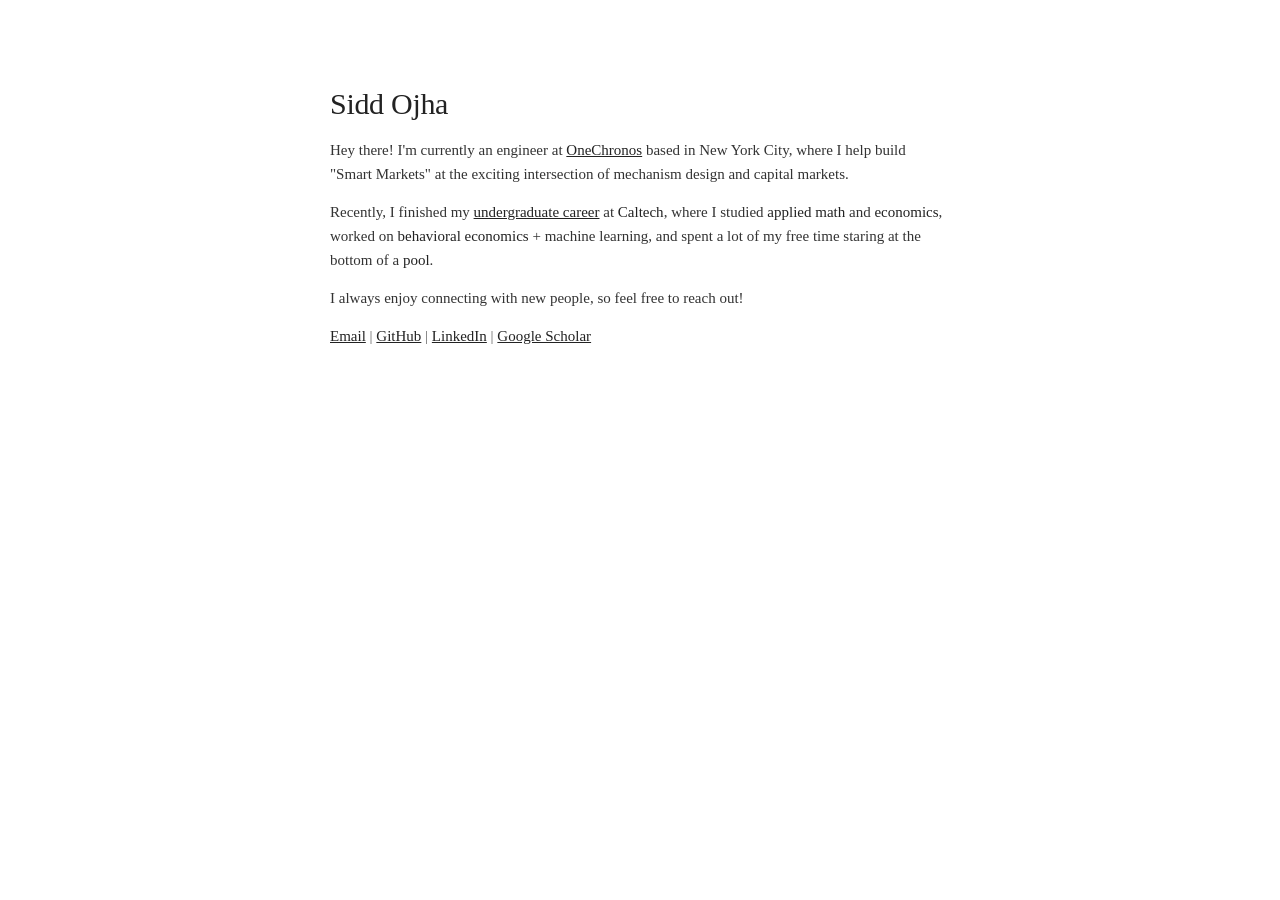
<file: index.html>
<!DOCTYPE html>
<html lang="en">
<head>
    <meta charset="UTF-8">
    <meta name="viewport" content="width=device-width, initial-scale=1.0">
    <title>Sidd Ojha</title>
    <link rel="icon" href="assets/favicon.png" type="image/png">
    <script>
        const params = new URLSearchParams(window.location.search);
        const disableCSS = params.has("ogvibe");

        if (!disableCSS) {
            const link = document.createElement("link");
            link.rel = "stylesheet";
            link.href = "assets/style.css";
            document.head.appendChild(link);
        }
    </script>
</head>
<body class="home">
    <h1>Sidd Ojha</h1>

    <p class="tagline">
        Hey there! I'm currently an engineer at <a href="https://onechronos.com/">OneChronos</a> based in New York City, where I help build "Smart Markets" at the exciting intersection of mechanism design and capital markets.
    </p>

    <p class="tagline">
        Recently, I finished my <a href="ug/index.html">undergraduate career</a> at <a href="https://www.caltech.edu/" style="text-decoration: none;">Caltech</a>, where I studied <a href="https://www.catalog.caltech.edu/current/information-for-undergraduate-students/graduation-requirements-all-options/applied-and-computational-mathematics-acm/" style="text-decoration: none;">applied math</a> and <a href="https://www.catalog.caltech.edu/current/information-for-undergraduate-students/graduation-requirements-all-options/economics-option-ec/" style="text-decoration: none;">economics</a>, worked on <a href="https://camerergroup.caltech.edu/" style="text-decoration: none;">behavioral economics</a> + machine learning, and spent a lot of my free time staring at the bottom of a <a href="https://gocaltech.com/sports/mens-swimming-and-diving/roster/siddhartha-ojha/6291" style="text-decoration: none;">pool</a>.
    </p>

    <p class="tagline">
        I always enjoy connecting with new people, so feel free to reach out!
    </p>

    <p class="links">
        <a href="#" id="email-link">Email</a> | <a href="https://github.com/smojha">GitHub</a> | <a href="https://www.linkedin.com/in/sidd-ojha/">LinkedIn</a> | <a href="https://scholar.google.com/citations?user=SQCyh_4AAAAJ&hl=en">Google Scholar</a>
    </p>

    <script>
        document.getElementById("email-link").addEventListener("click", function(e) {
            e.preventDefault();
            const myEmail = "fvqqzbwun@tznvy.pbz";
            const email = myEmail.replace(/[a-z]/g, c =>
                String.fromCharCode((c.charCodeAt(0) - 97 + 13) % 26 + 97)
            );
            window.location.href = `mailto:${email}`;
        });
    </script>
</body>
</html>
</file>
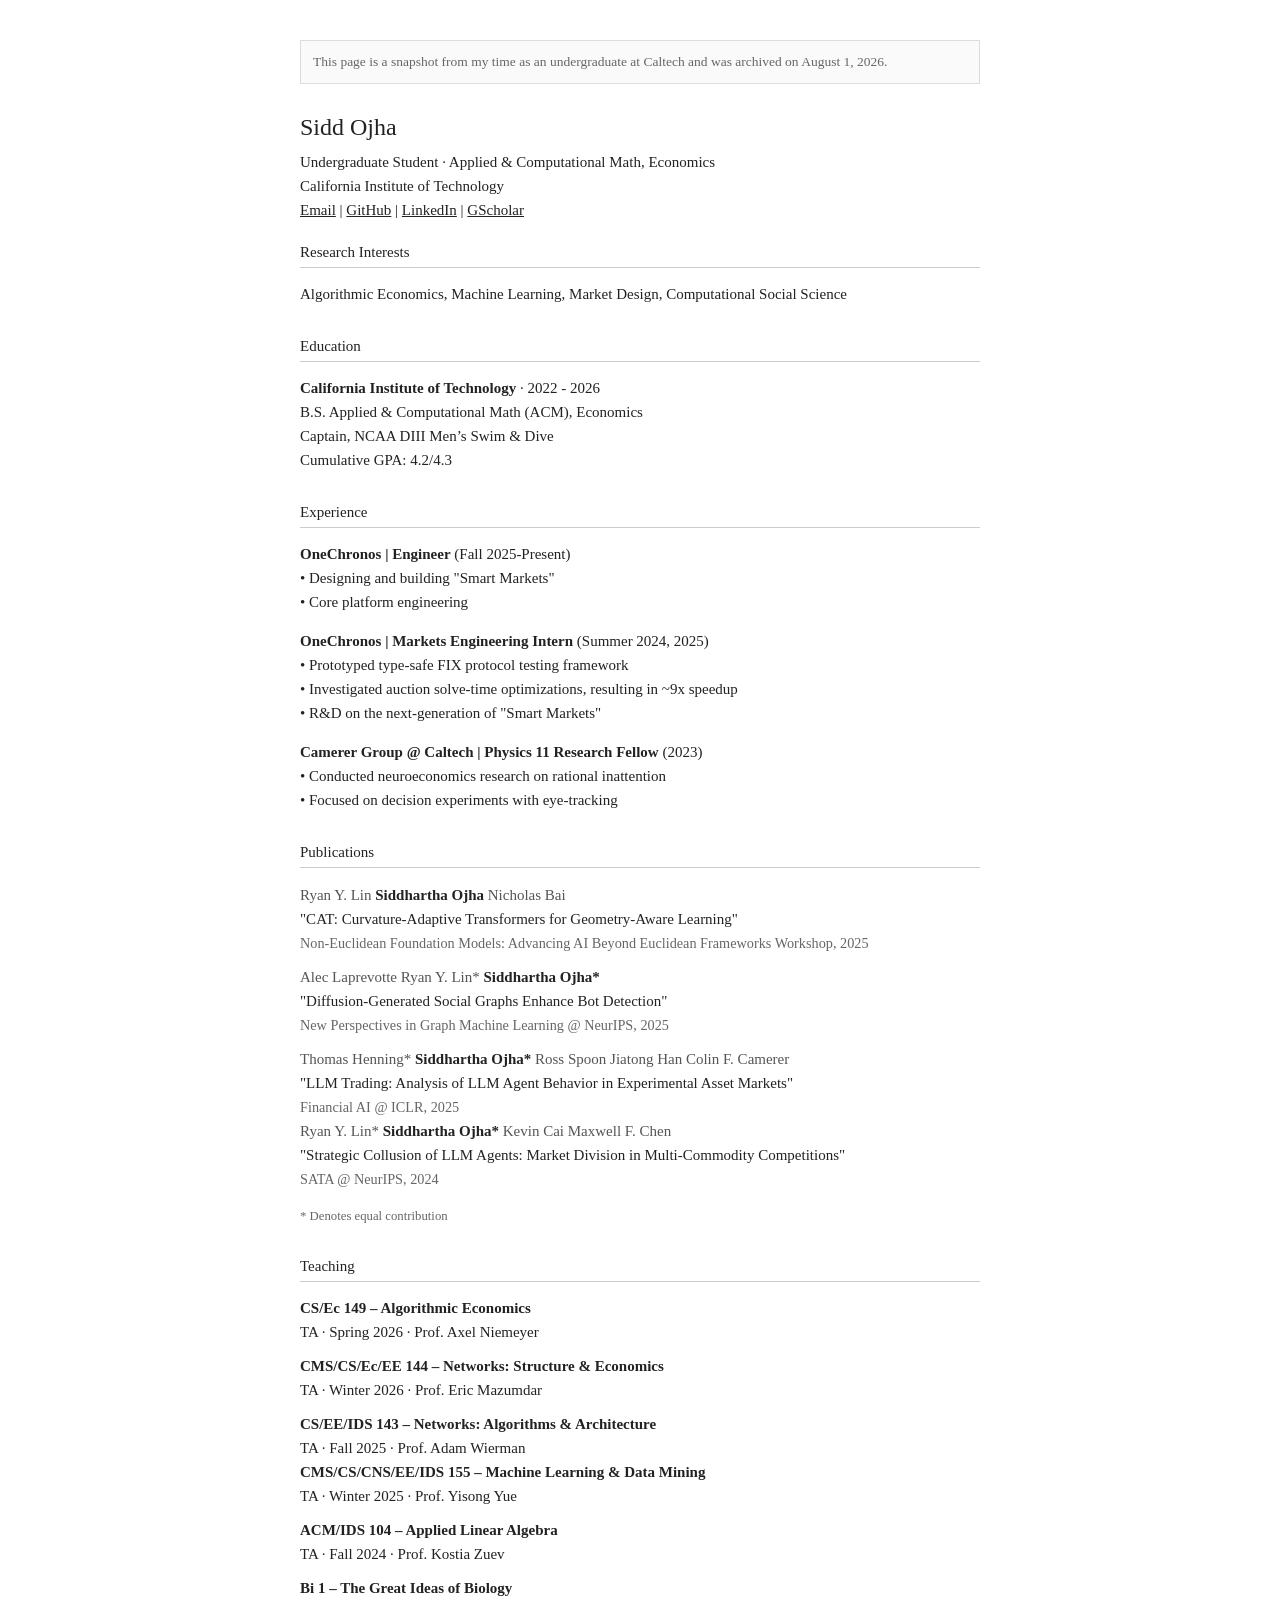
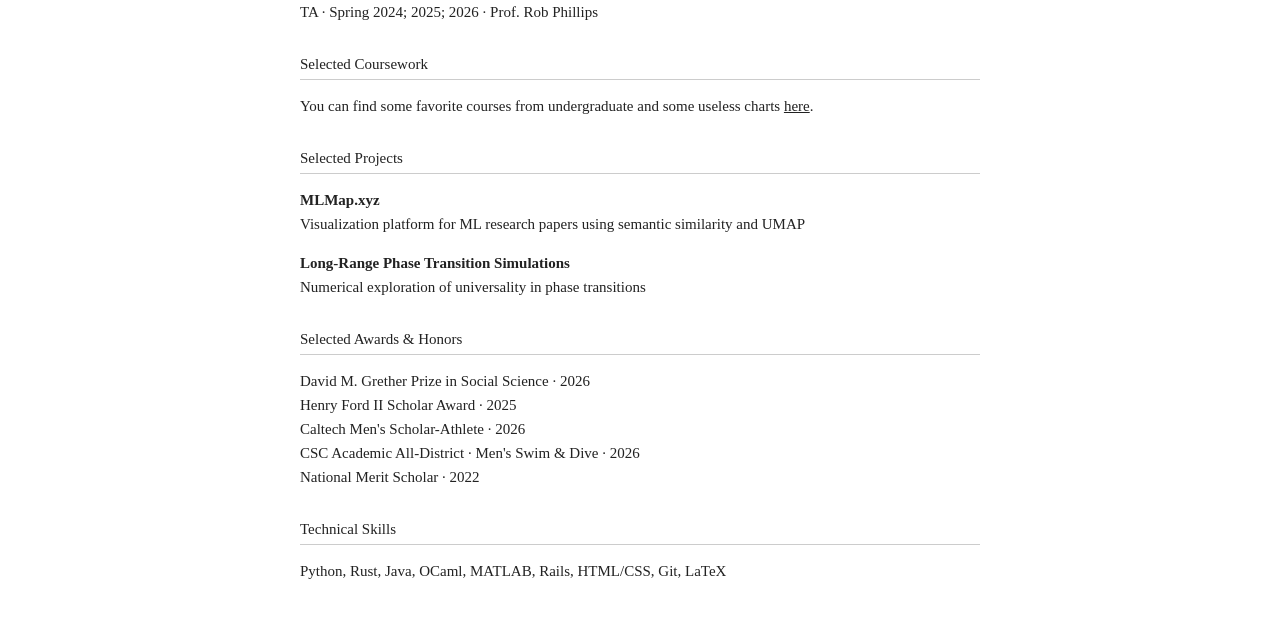
<file: ug/index.html>
<!DOCTYPE html>
<html lang="en">
<head>
    <meta charset="UTF-8">
    <meta name="viewport" content="width=device-width, initial-scale=1.0">
    <title>Sidd Ojha · Undergraduate</title>
    <link rel="icon" href="../assets/favicon.png" type="image/png">
    <script>
        const params = new URLSearchParams(window.location.search);
        const disableCSS = params.has("ogvibe");

        if (!disableCSS) {
            const link = document.createElement("link");
            link.rel = "stylesheet";
            link.href = "../assets/style.css";
            document.head.appendChild(link);
        }
    </script>
</head>
<body>
    <div class="archive-notice">
        This page is a snapshot from my time as an undergraduate at Caltech and was archived on August 1, 2026.
    </div>

    <h1>Sidd Ojha</h1>
    
    <div class="contact">
        <p>
            Undergraduate Student · Applied & Computational Math, Economics<br>
            California Institute of Technology<br>
            <a href="#" id="email-link">Email</a> | <a href="https://github.com/smojha"> GitHub</a> | <a href="https://www.linkedin.com/in/sidd-ojha/">LinkedIn</a> | <a href="https://scholar.google.com/citations?user=SQCyh_4AAAAJ&hl=en">GScholar</a>
        </p>
    </div>

    <div class="section">
        <h2>Research Interests</h2>
        <p>Algorithmic Economics, Machine Learning, Market Design, Computational Social Science</p>
    </div>

    <div class="section">
        <h2>Education</h2>
        <p>
            <strong>California Institute of Technology</strong> · 2022 - 2026<br>
            B.S. Applied & Computational Math (ACM), Economics<br>
            Captain, NCAA DIII Men’s Swim & Dive<br>
            Cumulative GPA: 4.2/4.3
        </p>
    </div>

    <div class="section">
        <h2>Experience</h2>
        <p>
            <strong>OneChronos | Engineer</strong> (Fall 2025-Present)<br>
             • Designing and building "Smart Markets"<br>
             • Core platform engineering
        </p>
        <p>
            <strong>OneChronos | Markets Engineering Intern</strong> (Summer 2024, 2025)<br>
            • Prototyped type-safe FIX protocol testing framework<br>
            • Investigated auction solve-time optimizations, resulting in ~9x speedup<br>
            • R&D on the next-generation of "Smart Markets"
        </p>
        <p>
            <strong>Camerer Group @ Caltech | <a href="https://diyasparkle.github.io/" style="text-decoration: none;">Physics</a> 11 Research Fellow</strong> (2023)<br>
            • Conducted neuroeconomics research on rational inattention<br>
            • Focused on decision experiments with eye-tracking
        </p>
    </div>

    <div class="section">
        <h2>Publications</h2>
        <p>
            <div style="margin-top: 10px;">
                <span class="coauthor ">Ryan Y. Lin</span>
                <span class="coauthor self">Siddhartha Ojha</span>
                <span class="coauthor">Nicholas Bai</span>
                <br>
                <span class="publication-title">"CAT: Curvature-Adaptive Transformers for Geometry-Aware Learning"</span>
                <br>
                <span class="publication-venue">Non-Euclidean Foundation Models: Advancing AI Beyond Euclidean Frameworks Workshop, 2025</span>
            </div>
            <div style="margin-top: 10px;">
                <span class="coauthor">Alec Laprevotte</span>
                <span class="coauthor ">Ryan Y. Lin*</span>
                <span class="coauthor self">Siddhartha Ojha*</span>
                <br>
                <span class="publication-title">"Diffusion-Generated Social Graphs Enhance Bot Detection"</span>
                <br>
                <span class="publication-venue">New Perspectives in Graph Machine Learning @ NeurIPS, 2025</span>
            </div>
            <div style="margin-top: 10px;">
                <span class="coauthor">Thomas Henning*</span>
                <span class="coauthor self">Siddhartha Ojha*</span>
                <span class="coauthor">Ross Spoon</span>
                <span class="coauthor">Jiatong Han</span>
                <span class="coauthor">Colin F. Camerer</span>
                <br>
                <span class="publication-title">"LLM Trading: Analysis of LLM Agent Behavior in Experimental Asset Markets"</span>
                <br>
                <span class="publication-venue">Financial AI @ ICLR, 2025</span>
            </div>
            <div>
                <span class="coauthor">Ryan Y. Lin*</span>
                <span class="coauthor self">Siddhartha Ojha*</span>
                <span class="coauthor">Kevin Cai</span>
                <span class="coauthor">Maxwell F. Chen</span>
                <br>
                <span class="publication-title">"Strategic Collusion of LLM Agents: Market Division in Multi-Commodity Competitions"</span>
                <br>
                <span class="publication-venue">SATA @ NeurIPS, 2024</span>
            </div>
        </p>
        <div class="equal-contrib-note">
            * Denotes equal contribution
        </div>
    </div>

    <div class="section">
        <h2>Teaching</h2>
        <ul style="list-style: none; padding-left: 0; margin: 0;">
            <li style="margin-top: 10px;">
                <strong>CS/Ec 149 – Algorithmic Economics</strong><br>
                TA · Spring 2026 · Prof. Axel Niemeyer
            </li>
            <li style="margin-top: 10px;">
                <strong>CMS/CS/Ec/EE 144 – Networks: Structure & Economics</strong><br>
                TA · Winter 2026 · Prof. Eric Mazumdar
            </li>
            <li style="margin-top: 10px;">
                <strong>CS/EE/IDS 143 – Networks: Algorithms & Architecture</strong><br>
                TA · Fall 2025 · Prof. Adam Wierman
            </li>
            <li>
                <strong>CMS/CS/CNS/EE/IDS 155 – Machine Learning & Data Mining</strong><br>
                TA · Winter 2025 · Prof. Yisong Yue
            </li>
            <li style="margin-top: 10px;">
                <strong>ACM/IDS 104 – Applied Linear Algebra</strong><br>
                TA · Fall 2024 · Prof. Kostia Zuev
            </li>
            <li style="margin-top: 10px;">
                <strong>Bi 1 – The Great Ideas of Biology</strong><br>
                TA · Spring 2024; 2025; 2026 · Prof. Rob Phillips
            </li>
        </ul>
    </div>

    <div class="section">
        <h2>Selected Coursework</h2>
        You can find some favorite courses from undergraduate and some useless charts <a href="coursework.html">here</a>.
    </div>
    

    <div class="section">
        <h2>Selected Projects</h2>
        <p>
            <strong>MLMap.xyz</strong><br>
            Visualization platform for ML research papers using semantic similarity and UMAP
        </p>
        <p>
            <strong>Long-Range Phase Transition Simulations</strong><br>
            Numerical exploration of universality in phase transitions
        </p>
    </div>

    <div class="section">
        <h2>Selected Awards &amp; Honors</h2>
        <p>
            David M. Grether Prize in Social Science · 2026<br>
            Henry Ford II Scholar Award · 2025<br>
            Caltech Men's Scholar-Athlete · 2026<br>
            CSC Academic All-District · Men's Swim &amp; Dive · 2026<br>
            National Merit Scholar · 2022
        </p>
    </div>

    <div class="section">
        <h2>Technical Skills</h2>
        <p>Python, Rust, Java, OCaml, MATLAB, Rails, HTML/CSS, Git, LaTeX</p>
    </div>
    <script>
        document.getElementById("email-link").addEventListener("click", function(e) {
            e.preventDefault();
            const myEmail = "fvqqzbwun@tznvy.pbz";
            const email = myEmail.replace(/[a-z]/g, c =>
                String.fromCharCode((c.charCodeAt(0) - 97 + 13) % 26 + 97)
            );
            window.location.href = `mailto:${email}`;
        });
    </script>
</body>
</html>
</file>
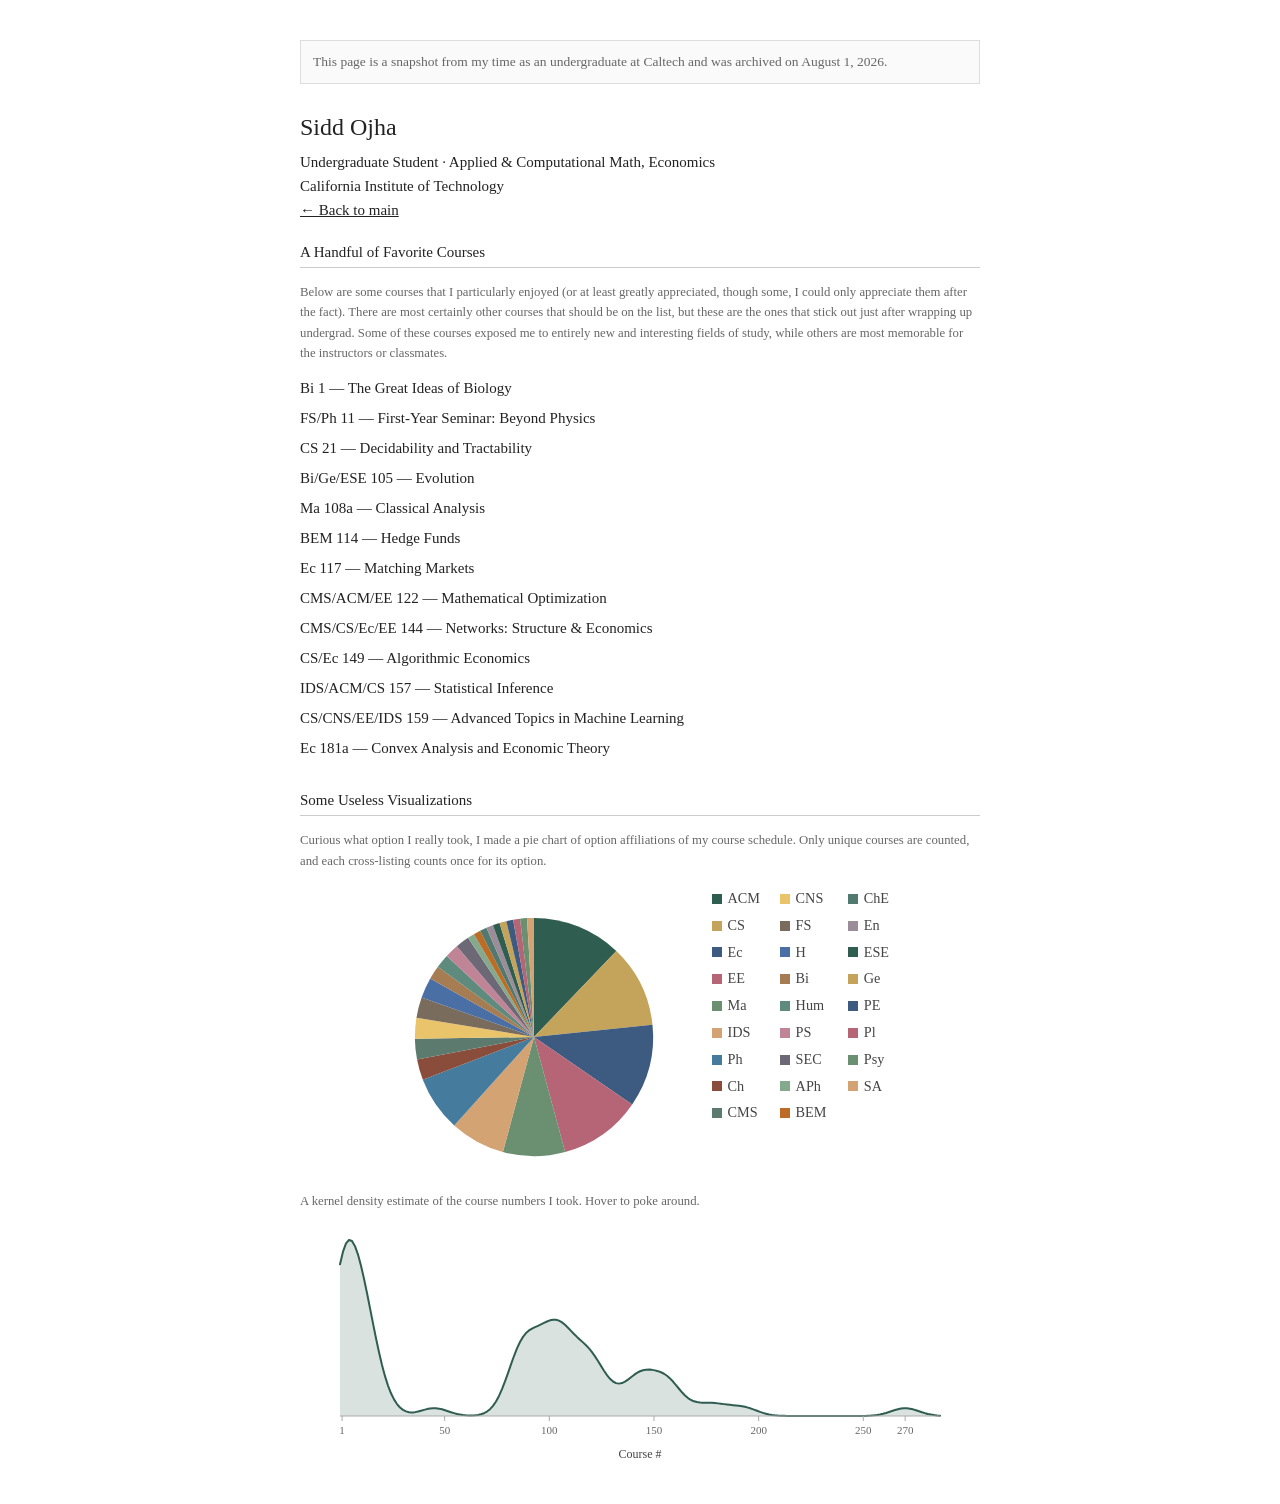
<file: ug/coursework.html>
<!DOCTYPE html>
<html lang="en">
<head>
    <meta charset="UTF-8">
    <meta name="viewport" content="width=device-width, initial-scale=1.0">
    <title>Sidd Ojha · Coursework</title>
    <link rel="icon" href="../assets/favicon.png" type="image/png">
    <script>
        const params = new URLSearchParams(window.location.search);
        const disableCSS = params.has("ogvibe");

        if (!disableCSS) {
            const link = document.createElement("link");
            link.rel = "stylesheet";
            link.href = "../assets/style.css";
            document.head.appendChild(link);
        }
    </script>
</head>
<body>
    <div class="archive-notice">
        This page is a snapshot from my time as an undergraduate at Caltech and was archived on August 1, 2026.
    </div>

    <h1>Sidd Ojha</h1>

    <div class="contact">
        <p>
            Undergraduate Student · Applied & Computational Math, Economics<br>
            California Institute of Technology<br>
            <a href="index.html">← Back to main</a>
        </p>
    </div>

    <div id="favorites" class="section" hidden>
        <h2>A Handful of Favorite Courses</h2>
        <p class="equal-contrib-note">Below are some courses that I particularly enjoyed (or at least greatly
            appreciated, though some, I could only appreciate them after the fact). There are most certainly
            other courses that should be on the list, but these are the ones that stick out just after wrapping
            up undergrad. Some of these courses exposed me to entirely new and interesting fields of study, while
            others are most memorable for the instructors or classmates.
        </p>
        <ul id="favorites-list"></ul>
    </div>

    <div id="affiliations" class="section" hidden>
        <h2>Some Useless Visualizations</h2>
        <p class="equal-contrib-note">
            Curious what option I really took, I made a pie chart of option affiliations of my course schedule. Only unique courses are counted, and each cross-listing counts once for its option.</p>
        <div class="affiliation-viz">
            <div class="pie-wrap">
                <svg id="affiliation-pie" viewBox="-8 -8 136 136" width="300" height="300" aria-label="Pie chart of course department affiliations"></svg>
                <div id="pie-tooltip" class="pie-tooltip" hidden></div>
            </div>
            <ul id="affiliation-legend" class="affiliation-legend"></ul>
        </div>
        <div id="number-density" class="section" hidden>
        <p class="equal-contrib-note">A kernel density estimate of the course numbers I took. Hover to poke around.</p>
        <div class="density-viz">
            <div class="density-wrap">
                <svg id="density-plot" viewBox="0 0 640 240" width="640" height="240" aria-label="Density of course numbers"></svg>
                <div id="density-tooltip" class="pie-tooltip" hidden></div>
            </div>
        </div>
        </div>
    </div>

    <p id="load-error" class="equal-contrib-note" hidden>Could not load coursework data.</p>

    <script src="data/coursework-data.js"></script>
    <script>
        const PIE_COLORS = [
            "#2f5d50", "#c4a35a", "#3d5a80", "#b56576", "#6b8f71",
            "#d4a373", "#457b9d", "#8b4d3b", "#5c7a6e", "#e9c46a",
            "#7a6c5d", "#4a6fa5", "#a67c52", "#5e8b7e", "#c08497",
            "#6d6875", "#84a98c", "#bc6c25", "#52796f", "#9a8c98"
        ];

        function polarToCartesian(cx, cy, r, angleDeg) {
            const rad = ((angleDeg - 90) * Math.PI) / 180;
            return {
                x: cx + r * Math.cos(rad),
                y: cy + r * Math.sin(rad)
            };
        }

        function describeSlice(cx, cy, r, startAngle, endAngle) {
            const start = polarToCartesian(cx, cy, r, endAngle);
            const end = polarToCartesian(cx, cy, r, startAngle);
            const largeArc = endAngle - startAngle > 180 ? 1 : 0;
            return [
                "M", cx, cy,
                "L", start.x, start.y,
                "A", r, r, 0, largeArc, 0, end.x, end.y,
                "Z"
            ].join(" ");
        }

        function formatPct(count, total) {
            return ((count / total) * 100).toFixed(1) + "%";
        }

        function renderPie(svg, affiliations) {
            const total = affiliations.reduce((sum, a) => sum + a.count, 0);
            if (!total) return;

            const tooltip = document.getElementById("pie-tooltip");
            const cx = 60;
            const cy = 60;
            const r = 54;
            const pop = 7;
            let angle = 0;

            function showTip(dept, pct, clientX, clientY) {
                const wrap = svg.parentElement;
                const bounds = wrap.getBoundingClientRect();
                tooltip.hidden = false;
                tooltip.textContent = `${dept} · ${pct}`;
                tooltip.style.left = `${clientX - bounds.left}px`;
                tooltip.style.top = `${clientY - bounds.top - 12}px`;
            }

            function hideTip() {
                tooltip.hidden = true;
            }

            affiliations.forEach((item, i) => {
                const sweep = (item.count / total) * 360;
                const mid = angle + sweep / 2;
                const offset = polarToCartesian(0, 0, pop, mid);
                const pct = formatPct(item.count, total);
                const color = PIE_COLORS[i % PIE_COLORS.length];

                let el;
                if (sweep >= 359.999) {
                    el = document.createElementNS("http://www.w3.org/2000/svg", "circle");
                    el.setAttribute("cx", cx);
                    el.setAttribute("cy", cy);
                    el.setAttribute("r", r);
                } else {
                    el = document.createElementNS("http://www.w3.org/2000/svg", "path");
                    el.setAttribute("d", describeSlice(cx, cy, r, angle, angle + sweep));
                }

                el.setAttribute("fill", color);
                el.classList.add("pie-slice");

                el.addEventListener("mouseenter", () => {
                    el.setAttribute("transform", `translate(${offset.x} ${offset.y})`);
                    el.classList.add("is-active");
                });
                el.addEventListener("mousemove", (e) => {
                    showTip(item.dept, pct, e.clientX, e.clientY);
                });
                el.addEventListener("mouseleave", () => {
                    el.removeAttribute("transform");
                    el.classList.remove("is-active");
                    hideTip();
                });

                svg.appendChild(el);
                angle += sweep;
            });
        }

        function gaussianKDE(samples, x, bandwidth) {
            const n = samples.length;
            const norm = 1 / (n * bandwidth * Math.sqrt(2 * Math.PI));
            let sum = 0;
            for (let i = 0; i < n; i++) {
                const u = (x - samples[i]) / bandwidth;
                sum += Math.exp(-0.5 * u * u);
            }
            return norm * sum;
        }

        function silvermanBandwidth(samples) {
            const n = samples.length;
            if (n < 2) return 1;
            const mean = samples.reduce((s, v) => s + v, 0) / n;
            const variance = samples.reduce((s, v) => s + (v - mean) * (v - mean), 0) / (n - 1);
            const std = Math.sqrt(variance) || 1;
            const sorted = samples.slice().sort((a, b) => a - b);
            const q1 = sorted[Math.floor((n - 1) * 0.25)];
            const q3 = sorted[Math.floor((n - 1) * 0.75)];
            const iqr = Math.max(q3 - q1, 0);
            const sigma = Math.min(std, iqr / 1.34) || std;
            return Math.max(0.25 * sigma * Math.pow(n, -0.2), 0.35);
        }

        function renderNumberDensity(samples) {
            const section = document.getElementById("number-density");
            const svg = document.getElementById("density-plot");
            if (!section || !svg || samples.length < 2) return;

            const bandwidth = silvermanBandwidth(samples);
            const minX = Math.min(...samples);
            const maxX = Math.max(...samples);
            const pad = bandwidth * 2.5;
            const x0 = Math.max(0, minX - pad);
            const x1 = maxX + pad;

            const width = 640;
            const height = 240;
            const margin = { top: 16, right: 20, bottom: 48, left: 20 };
            const plotW = width - margin.left - margin.right;
            const plotH = height - margin.top - margin.bottom;

            const gridN = 200;
            const xs = [];
            const ys = [];
            let yMax = 0;
            for (let i = 0; i <= gridN; i++) {
                const x = x0 + ((x1 - x0) * i) / gridN;
                const y = gaussianKDE(samples, x, bandwidth);
                xs.push(x);
                ys.push(y);
                if (y > yMax) yMax = y;
            }
            if (yMax <= 0) return;

            const xScale = (x) => margin.left + ((x - x0) / (x1 - x0)) * plotW;
            const yScale = (y) => margin.top + plotH - (y / yMax) * plotH;

            let area = `M ${xScale(xs[0])} ${yScale(0)}`;
            for (let i = 0; i < xs.length; i++) {
                area += ` L ${xScale(xs[i])} ${yScale(ys[i])}`;
            }
            area += ` L ${xScale(xs[xs.length - 1])} ${yScale(0)} Z`;

            let line = `M ${xScale(xs[0])} ${yScale(ys[0])}`;
            for (let i = 1; i < xs.length; i++) {
                line += ` L ${xScale(xs[i])} ${yScale(ys[i])}`;
            }

            const ns = "http://www.w3.org/2000/svg";

            const areaPath = document.createElementNS(ns, "path");
            areaPath.setAttribute("d", area);
            areaPath.setAttribute("class", "density-area");
            svg.appendChild(areaPath);

            const linePath = document.createElementNS(ns, "path");
            linePath.setAttribute("d", line);
            linePath.setAttribute("class", "density-line");
            linePath.setAttribute("fill", "none");
            svg.appendChild(linePath);

            const axis = document.createElementNS(ns, "line");
            axis.setAttribute("x1", margin.left);
            axis.setAttribute("x2", margin.left + plotW);
            axis.setAttribute("y1", margin.top + plotH);
            axis.setAttribute("y2", margin.top + plotH);
            axis.setAttribute("class", "density-axis");
            svg.appendChild(axis);

            const labels = new Set([1, 50, 100, 150, 200, 250].filter((t) => t >= x0 && t <= x1));
            labels.add(Math.round(minX));
            labels.add(Math.round(maxX));
            [...labels].sort((a, b) => a - b).forEach((t) => {
                if (t < x0 || t > x1) return;
                const x = xScale(t);
                const tick = document.createElementNS(ns, "line");
                tick.setAttribute("x1", x);
                tick.setAttribute("x2", x);
                tick.setAttribute("y1", margin.top + plotH);
                tick.setAttribute("y2", margin.top + plotH + 5);
                tick.setAttribute("class", "density-axis");
                svg.appendChild(tick);

                const text = document.createElementNS(ns, "text");
                text.setAttribute("x", x);
                text.setAttribute("y", margin.top + plotH + 18);
                text.setAttribute("text-anchor", "middle");
                text.setAttribute("class", "density-label");
                text.textContent = String(t);
                svg.appendChild(text);
            });

            const axisTitle = document.createElementNS(ns, "text");
            axisTitle.setAttribute("x", margin.left + plotW / 2);
            axisTitle.setAttribute("y", height - 6);
            axisTitle.setAttribute("text-anchor", "middle");
            axisTitle.setAttribute("class", "density-axis-title");
            axisTitle.textContent = "Course #";
            svg.appendChild(axisTitle);

            const guide = document.createElementNS(ns, "line");
            guide.setAttribute("class", "density-guide");
            guide.setAttribute("y1", margin.top);
            guide.setAttribute("y2", margin.top + plotH);
            guide.setAttribute("visibility", "hidden");
            svg.appendChild(guide);

            const dot = document.createElementNS(ns, "circle");
            dot.setAttribute("class", "density-dot");
            dot.setAttribute("r", 4);
            dot.setAttribute("visibility", "hidden");
            svg.appendChild(dot);

            const hit = document.createElementNS(ns, "rect");
            hit.setAttribute("x", margin.left);
            hit.setAttribute("y", margin.top);
            hit.setAttribute("width", plotW);
            hit.setAttribute("height", plotH);
            hit.setAttribute("class", "density-hit");
            svg.appendChild(hit);

            const tooltip = document.getElementById("density-tooltip");
            const wrap = svg.parentElement;

            function densityAtPixelX(clientX) {
                const bounds = svg.getBoundingClientRect();
                const svgX = ((clientX - bounds.left) / bounds.width) * width;
                const t = (svgX - margin.left) / plotW;
                if (t < 0 || t > 1) return null;
                const xVal = x0 + t * (x1 - x0);
                const idx = Math.round(((xVal - x0) / (x1 - x0)) * gridN);
                const i = Math.max(0, Math.min(gridN, idx));
                return { xVal, yVal: ys[i], px: xScale(xs[i]), py: yScale(ys[i]) };
            }

            hit.addEventListener("mousemove", (e) => {
                const pt = densityAtPixelX(e.clientX);
                if (!pt) return;

                guide.setAttribute("x1", pt.px);
                guide.setAttribute("x2", pt.px);
                guide.setAttribute("visibility", "visible");
                dot.setAttribute("cx", pt.px);
                dot.setAttribute("cy", pt.py);
                dot.setAttribute("visibility", "visible");

                const num = Math.round(pt.xVal);
                const label = `XX${num}`;

                const wrapBounds = wrap.getBoundingClientRect();
                tooltip.hidden = false;
                tooltip.textContent = label;
                tooltip.style.left = `${e.clientX - wrapBounds.left}px`;
                tooltip.style.top = `${e.clientY - wrapBounds.top - 12}px`;
            });

            hit.addEventListener("mouseleave", () => {
                guide.setAttribute("visibility", "hidden");
                dot.setAttribute("visibility", "hidden");
                tooltip.hidden = true;
            });

            section.hidden = false;
        }

        function renderFavorites(favorites) {
            const section = document.getElementById("favorites");
            const list = document.getElementById("favorites-list");
            if (!favorites.length) return;

            favorites.forEach((course) => {
                const li = document.createElement("li");
                li.textContent = `${course.code} — ${course.title}`;
                list.appendChild(li);
            });
            section.hidden = false;
        }

        function renderAffiliations(affiliations) {
            const section = document.getElementById("affiliations");
            const svg = document.getElementById("affiliation-pie");
            const legend = document.getElementById("affiliation-legend");
            if (!affiliations.length) return;

            renderPie(svg, affiliations);

            if (legend) {
                affiliations.forEach((item, i) => {
                    const li = document.createElement("li");
                    const swatch = document.createElement("span");
                    swatch.className = "legend-swatch";
                    swatch.style.background = PIE_COLORS[i % PIE_COLORS.length];
                    li.appendChild(swatch);
                    li.appendChild(document.createTextNode(item.dept));
                    legend.appendChild(li);
                });
            }

            section.hidden = false;
        }

        const data = window.COURSEWORK;
        if (!data) {
            document.getElementById("load-error").hidden = false;
        } else {
            renderFavorites(data.favorites || []);
            renderAffiliations(data.affiliations || []);
            renderNumberDensity(data.courseNumbers || []);
        }
    </script>
</body>
</html>
</file>
